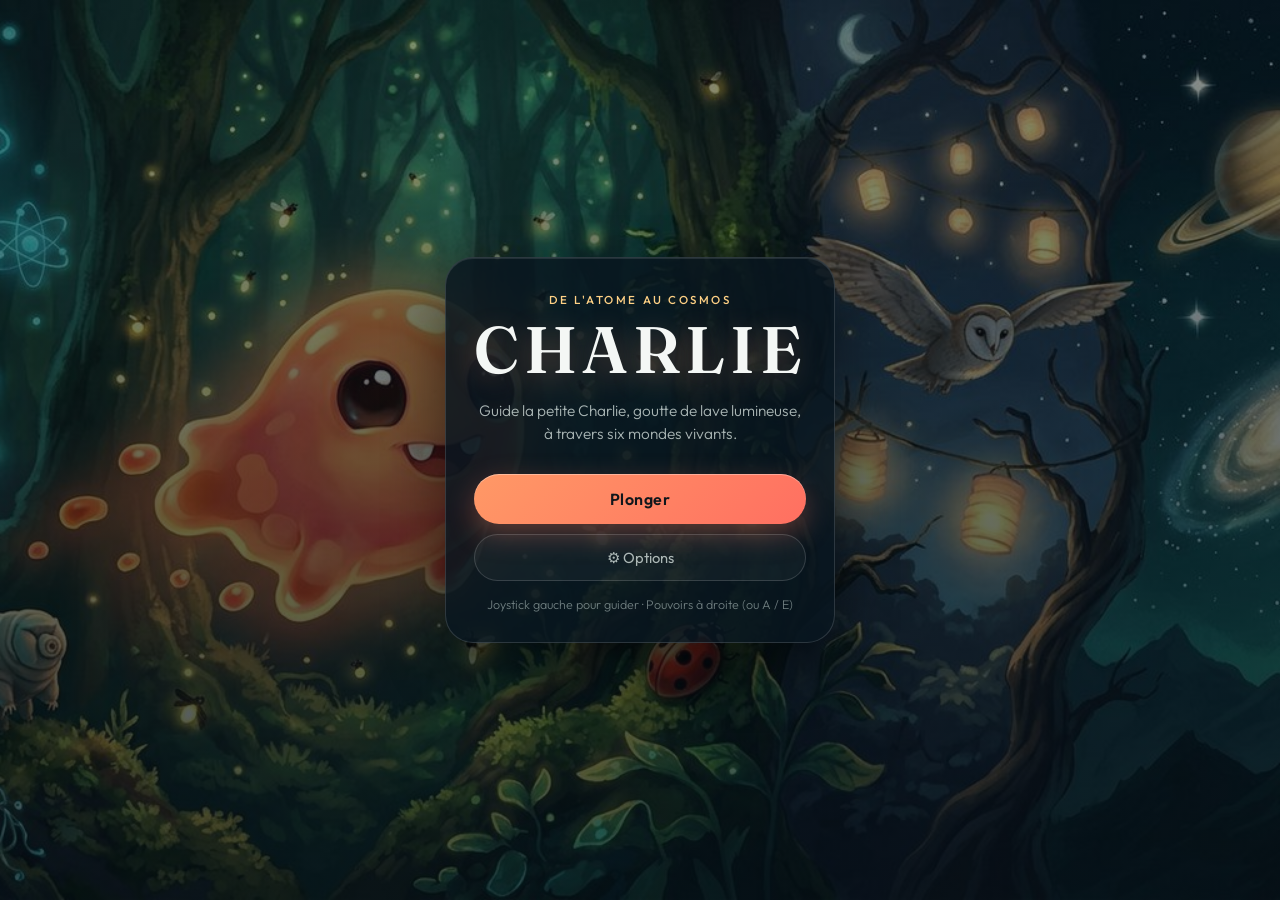
<file: index.html>
<!DOCTYPE html>
<html lang="fr">
<head>
  <meta charset="UTF-8" />
  <meta name="viewport" content="width=device-width, initial-scale=1.0, maximum-scale=1.0, user-scalable=no, viewport-fit=cover" />
  <meta name="theme-color" content="#07141c" />
  <meta name="apple-mobile-web-app-capable" content="yes" />
  <meta name="apple-mobile-web-app-status-bar-style" content="black-translucent" />
  <meta name="apple-mobile-web-app-title" content="CHARLIE" />
  <meta name="description" content="CHARLIE — Un jeu mobile bioluminescent et fluide où Charlie grandit de l'infiniment petit jusqu'à l'infiniment grand." />
  <title>CHARLIE — De l'atome au cosmos</title>
  <link rel="manifest" href="./manifest.webmanifest" />
  <link rel="apple-touch-icon" sizes="180x180" href="./icons/apple-touch-icon.png" />
  <link rel="icon" type="image/png" sizes="192x192" href="./icons/icon-192.png" />
  <link rel="preconnect" href="https://fonts.googleapis.com" />
  <link rel="preconnect" href="https://fonts.gstatic.com" crossorigin />
  <link href="https://fonts.googleapis.com/css2?family=Fraunces:opsz,wght@9..144,400;9..144,600&family=Outfit:wght@300;400;500;600&display=swap" rel="stylesheet" />
  <link rel="stylesheet" href="./style.css" />
</head>
<body>
  <main id="app">
    <canvas id="game-canvas" aria-label="Espace de jeu CHARLIE"></canvas>

    <!-- Critical Low-Health Crimson Vignette -->
    <div id="danger-vignette" class="danger-vignette" aria-hidden="true"></div>

    <!-- Minimal In-Game HUD -->
    <header id="hud" class="hud hidden" aria-live="polite">
      <div class="hud-left">
        <div class="scale-meta">
          <span id="hud-scale-name" class="scale-name">Quantique</span>
          <span class="scale-sep">·</span>
          <span id="hud-size-label" class="size-label">0.1 nm</span>
        </div>
        <div class="progress-track" role="progressbar" aria-valuemin="0" aria-valuemax="100" aria-valuenow="0">
          <div id="hud-progress-fill" class="progress-fill"></div>
          <div class="progress-ticks">
            <span></span><span></span><span></span><span></span><span></span>
          </div>
        </div>
      </div>

      <div class="hud-right">
        <button id="btn-fullscreen" class="icon-btn" type="button" aria-label="Plein écran" title="Plein écran">
          <svg viewBox="0 0 24 24" fill="none" stroke="currentColor" stroke-width="1.8" stroke-linecap="round" stroke-linejoin="round">
            <polyline points="15 3 21 3 21 9"></polyline>
            <polyline points="9 21 3 21 3 15"></polyline>
            <line x1="21" y1="3" x2="14" y2="10"></line>
            <line x1="3" y1="21" x2="10" y2="14"></line>
          </svg>
        </button>
        <button id="btn-audio" class="icon-btn" type="button" aria-label="Activer ou couper le son" title="Son">
          <svg id="icon-sound-on" viewBox="0 0 24 24" fill="none" stroke="currentColor" stroke-width="1.8" stroke-linecap="round" stroke-linejoin="round">
            <path d="M11 5L6 9H2v6h4l5 4V5z"></path>
            <path d="M15.54 8.46a5 5 0 0 1 0 7.07"></path>
            <path d="M19.07 4.93a10 10 0 0 1 0 14.14"></path>
          </svg>
          <svg id="icon-sound-off" class="hidden" viewBox="0 0 24 24" fill="none" stroke="currentColor" stroke-width="1.8" stroke-linecap="round" stroke-linejoin="round">
            <path d="M11 5L6 9H2v6h4l5 4V5z"></path>
            <line x1="23" y1="9" x2="17" y2="15"></line>
            <line x1="17" y1="9" x2="23" y2="15"></line>
          </svg>
        </button>
        <button id="btn-pause" class="icon-btn" type="button" aria-label="Mettre en pause" title="Pause">
          <svg viewBox="0 0 24 24" fill="none" stroke="currentColor" stroke-width="1.8" stroke-linecap="round" stroke-linejoin="round">
            <rect x="6" y="4" width="4" height="16" rx="1"></rect>
            <rect x="14" y="4" width="4" height="16" rx="1"></rect>
          </svg>
        </button>
      </div>
    </header>

    <!-- Poetic Scale Transition Banner -->
    <div id="scale-banner" class="scale-banner" aria-live="polite">
      <p id="banner-eyebrow" class="banner-eyebrow">ÉCHELLE II</p>
      <h2 id="banner-title" class="banner-title">La Goutte d'Eau</h2>
      <p id="banner-sub" class="banner-sub">10⁻⁶ m · Monde Microscopique</p>
    </div>

    <!-- Floating Poetic Story Card (Non-Intrusive, Tap to Continue) -->
    <aside id="story-box" class="story-box" aria-live="polite" role="status" title="Touchez pour continuer">
      <div class="story-emblem" aria-hidden="true">
        <span class="emblem-eye"></span>
        <span class="emblem-eye"></span>
      </div>
      <div class="story-content">
        <p id="story-chapter" class="story-chapter">PROLOGUE · CHARLIE</p>
        <p id="story-text" class="story-text"></p>
        <p class="story-tap-hint">Touchez pour continuer</p>
      </div>
    </aside>

    <!-- Translucent Virtual Joystick (Bottom-Left) -->
    <div id="joystick-zone" class="joystick-zone hidden" aria-label="Joystick pour guider Charlie">
      <div id="joystick-base" class="joystick-base">
        <div id="joystick-knob" class="joystick-knob"></div>
      </div>
    </div>

    <!-- Multi-Touch Evolving Powers Bar (Bottom-Right) -->
    <div id="powers-bar" class="powers-bar hidden" aria-label="Pouvoirs évolutifs">
      <button id="btn-power-spit" class="power-btn power-spit" type="button" aria-label="Crachat de Lave (Touche A)" title="Crachat de Lave (A)">
        <span class="power-cd-overlay" aria-hidden="true"></span>
        <svg class="power-icon" viewBox="0 0 24 24" fill="none" stroke="currentColor" stroke-width="1.8" stroke-linecap="round" stroke-linejoin="round" aria-hidden="true">
          <path d="M12 2.8c2.6 3.5 6 6.8 6 11.1a6 6 0 1 1-12 0c0-2.4 1.2-4.6 2.6-6.5.2 1.8 1.2 2.8 2.2 2.8-.6-2.4.1-5.1 1.2-7.4Z" fill="currentColor" fill-opacity="0.22"></path>
          <circle cx="12" cy="14.8" r="2.2" fill="currentColor" stroke="none"></circle>
        </svg>
        <span id="badge-power-spit" class="power-lvl">Nv.1</span>
        <span class="power-key" aria-hidden="true">A</span>
      </button>

      <button id="btn-power-dash" class="power-btn power-dash" type="button" aria-label="Onde et Élan (Touche E)" title="Onde & Élan (E)">
        <span class="power-cd-overlay" aria-hidden="true"></span>
        <svg class="power-icon" viewBox="0 0 24 24" fill="none" stroke="currentColor" stroke-width="1.85" stroke-linecap="round" stroke-linejoin="round" aria-hidden="true">
          <path d="M4 12h11"></path>
          <path d="M11 7l5 5-5 5"></path>
          <path d="M18.2 6.8a7.8 7.8 0 0 1 0 10.4" opacity="0.85"></path>
          <path d="M20.6 4.4a11 11 0 0 1 0 15.2" opacity="0.48"></path>
        </svg>
        <span id="badge-power-dash" class="power-lvl">Nv.1</span>
        <span class="power-key" aria-hidden="true">E</span>
      </button>
    </div>

    <!-- Subtle Touch Hint (fades out after first movement) -->
    <div id="touch-hint" class="touch-hint hidden">
      <span>Utilise le joystick en bas à gauche pour guider Charlie</span>
    </div>

    <!-- Animated Cutscene Cinema Overlay (Letterbox + Storybook Caption + Skip) -->
    <div id="cutscene-ui" class="cutscene-ui hidden" aria-live="polite">
      <div class="cinema-bar cinema-top">
        <span id="cutscene-chapter" class="cutscene-chapter">PROLOGUE · LA FENÊTRE</span>
        <button id="btn-cutscene-skip" class="cutscene-skip-btn" type="button">Passer ›</button>
      </div>
      <div class="cinema-bar cinema-bottom">
        <p id="cutscene-text" class="cutscene-text"></p>
        <div class="cutscene-footer">
          <span id="cutscene-dots" class="cutscene-dots" aria-hidden="true"></span>
          <span class="cutscene-next-hint">Touchez pour la suite ›</span>
        </div>
      </div>
    </div>

    <!-- Title Screen Overlay (Clean & Minimal) -->
    <section id="overlay-title" class="overlay visible">
      <div class="overlay-card title-card">
        <p class="eyebrow">DE L'ATOME AU COSMOS</p>
        <h1 class="game-title">CHARLIE</h1>
        <p class="tagline">
          Guide la petite Charlie, goutte de lave lumineuse, à travers six mondes vivants.
        </p>
        <div class="btn-stack">
          <button id="btn-start" class="primary-btn" type="button">Plonger</button>
          <button id="btn-options-title" class="ghost-btn" type="button">⚙ Options</button>
        </div>
        <p class="hint-audio">Joystick gauche pour guider · Pouvoirs à droite (ou A / E)</p>
      </div>
    </section>

    <!-- Pause Overlay (Clean & Minimal) -->
    <section id="overlay-pause" class="overlay">
      <div class="overlay-card">
        <p class="eyebrow">PAUSE</p>
        <h2 class="modal-title">Reprendre son souffle</h2>
        <div class="stats-row">
          <div class="stat">
            <span class="stat-value" id="pause-eaten">0</span>
            <span class="stat-label">Croqués</span>
          </div>
          <div class="stat">
            <span class="stat-value" id="pause-scale">Quantique</span>
            <span class="stat-label">Échelle</span>
          </div>
        </div>
        <div class="btn-stack">
          <button id="btn-resume" class="primary-btn" type="button">Continuer</button>
          <button id="btn-options-pause" class="ghost-btn" type="button">⚙ Options</button>
          <button id="btn-restart-pause" class="ghost-btn" type="button">Recommencer depuis l'atome</button>
        </div>
      </div>
    </section>

    <!-- Dedicated Options Overlay (opened from Title or Pause) -->
    <section id="overlay-options" class="overlay">
      <div class="overlay-card">
        <p class="eyebrow">PARAMÈTRES</p>
        <h2 class="modal-title">Options</h2>

        <div class="setup-panel">
          <div class="diff-group" role="radiogroup" aria-label="Niveau de difficulté">
            <button class="diff-pill" type="button" data-diff="toddler" aria-pressed="false">Tout-petit · 3 ans</button>
            <button class="diff-pill active" type="button" data-diff="chill" aria-pressed="true">Chill</button>
            <button class="diff-pill" type="button" data-diff="wild" aria-pressed="false">Sauvage</button>
          </div>
          <p id="diff-desc" class="diff-desc">Rythme doux, prédateurs esquivables et 3 gouttelettes de vie.</p>

          <div class="setting-row compact">
            <div class="setting-header">
              <label for="slider-bites" class="setting-label">Bouchées par monde</label>
              <span id="slider-bites-val" class="setting-value">18</span>
            </div>
            <input id="slider-bites" class="setting-slider" type="range" min="3" max="50" value="18" step="1" />
          </div>

          <label class="toggle-row" for="toggle-cutscenes">
            <span class="setting-label">Mode cinématique</span>
            <input id="toggle-cutscenes" class="toggle-input" type="checkbox" checked />
            <span class="toggle-switch" aria-hidden="true"></span>
          </label>
        </div>

        <button id="btn-options-close" class="primary-btn" type="button">Retour</button>
      </div>
    </section>

    <!-- Swallowed / Gentle Defeat Overlay -->
    <section id="overlay-defeat" class="overlay">
      <div class="overlay-card">
        <p class="eyebrow">LA LOI DU PLUS GRAND</p>
        <h2 class="modal-title">Charlie s'est dispersé !</h2>
        <p class="modal-copy">Même les plus petites flammes se reforment. Repars d'ici ou reprends le voyage depuis l'atome.</p>
        <div class="btn-stack">
          <button id="btn-continue-scale" class="primary-btn" type="button">Continuer à cette échelle</button>
          <button id="btn-restart-defeat" class="ghost-btn" type="button">Recommencer depuis l'atome</button>
        </div>
      </div>
    </section>

    <!-- Cosmic Finale Overlay -->
    <section id="overlay-victory" class="overlay">
      <div class="overlay-card victory-card">
        <p class="eyebrow">INFINIMENT GRAND</p>
        <h2 class="modal-title">Charlie ne fait plus qu'un avec le cosmos</h2>
        <p class="modal-copy">
          D'un simple quark jusqu'aux galaxies spirales, Charlie a grandi à son rythme à travers tout l'univers.
        </p>
        <div class="stats-row">
          <div class="stat">
            <span class="stat-value" id="victory-eaten">0</span>
            <span class="stat-label">Éléments avalés</span>
          </div>
          <div class="stat">
            <span class="stat-value" id="victory-time">0:00</span>
            <span class="stat-label">Voyage</span>
          </div>
        </div>
        <div class="btn-stack">
          <button id="btn-freeroam" class="primary-btn" type="button">Continuer à flotter</button>
          <button id="btn-restart-victory" class="ghost-btn" type="button">Revivre le voyage</button>
        </div>
      </div>
    </section>
  </main>

  <script type="module" src="./src/game.js"></script>
  <script>
    if (
      'serviceWorker' in navigator &&
      (window.location.protocol === 'https:' ||
        window.location.hostname === 'localhost' ||
        window.location.hostname === '127.0.0.1')
    ) {
      window.addEventListener('load', function () {
        navigator.serviceWorker.register('./sw.js', { scope: './' }).catch(function () {});
      });
    }
  </script>
</body>
</html>
</file>
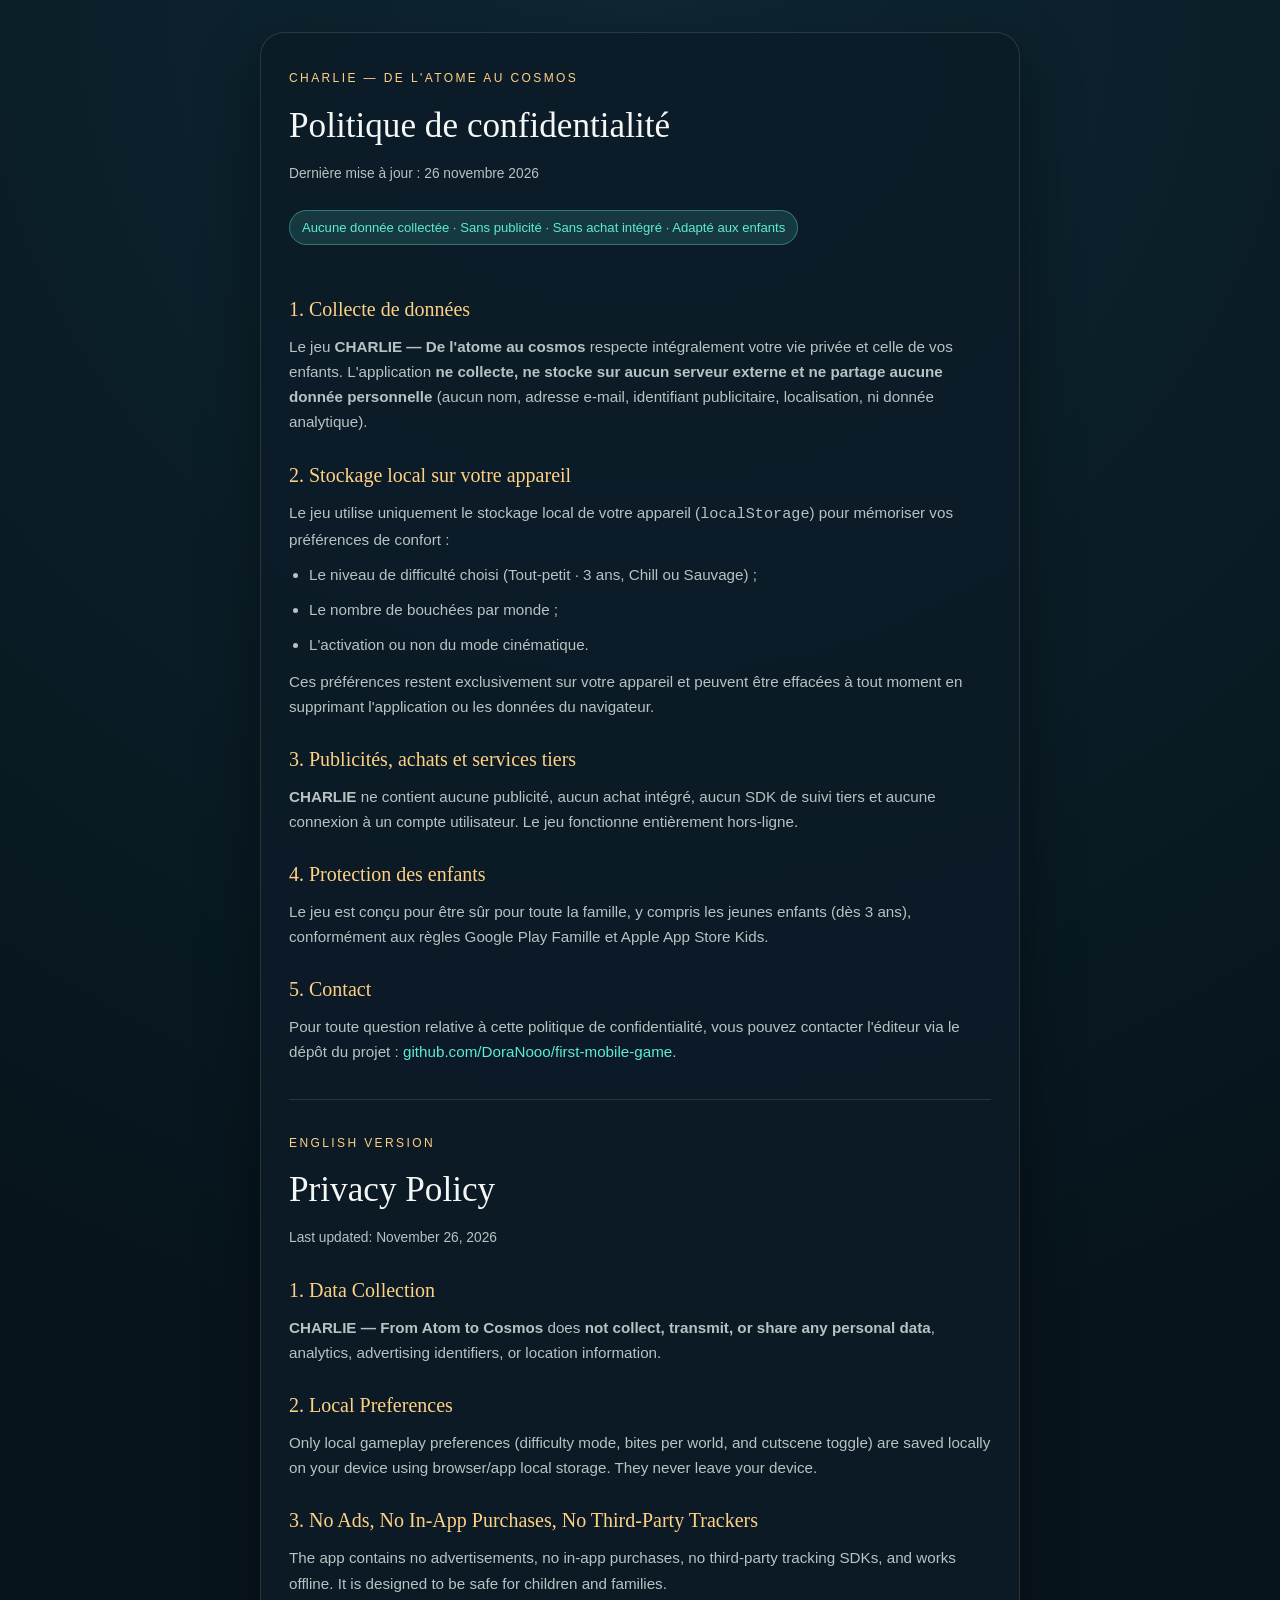
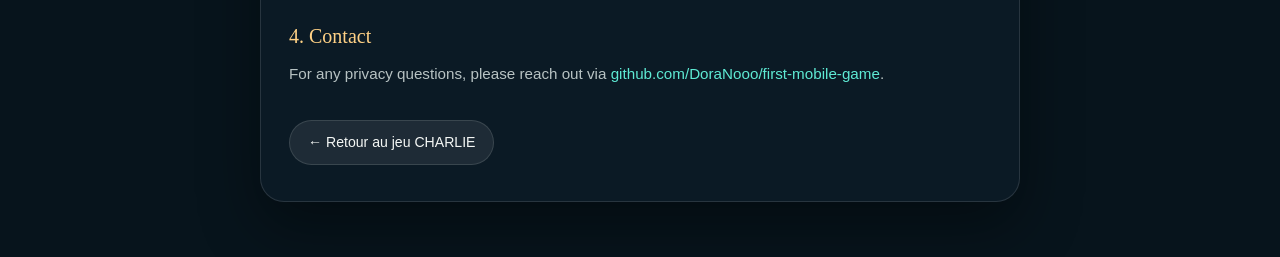
<file: privacy.html>
<!DOCTYPE html>
<html lang="fr">
<head>
  <meta charset="UTF-8" />
  <meta name="viewport" content="width=device-width, initial-scale=1.0" />
  <title>Politique de confidentialité / Privacy Policy — CHARLIE</title>
  <style>
    :root {
      --bg: #07141c;
      --card: rgba(12, 28, 39, 0.85);
      --border: rgba(255, 255, 255, 0.12);
      --text: #f4f7f5;
      --soft: rgba(232, 242, 239, 0.78);
      --accent: #ffd185;
      --teal: #5eead4;
    }
    * { box-sizing: border-box; margin: 0; padding: 0; }
    body {
      min-height: 100vh;
      background: radial-gradient(circle at 50% 0%, #0e2733 0%, var(--bg) 70%);
      color: var(--text);
      font-family: -apple-system, BlinkMacSystemFont, "Segoe UI", Roboto, sans-serif;
      line-height: 1.65;
      padding: 32px 16px 56px;
    }
    .wrap {
      max-width: 760px;
      margin: 0 auto;
      background: var(--card);
      border: 1px solid var(--border);
      border-radius: 24px;
      padding: 36px 28px;
      box-shadow: 0 24px 60px rgba(0, 0, 0, 0.4);
    }
    .eyebrow {
      font-size: 0.75rem;
      letter-spacing: 0.2em;
      text-transform: uppercase;
      color: var(--accent);
      margin-bottom: 8px;
    }
    h1 {
      font-family: Georgia, "Times New Roman", serif;
      font-size: clamp(1.6rem, 4vw, 2.2rem);
      font-weight: 500;
      margin-bottom: 8px;
    }
    .meta {
      font-size: 0.86rem;
      color: var(--soft);
      margin-bottom: 24px;
    }
    .badge {
      display: inline-block;
      padding: 6px 12px;
      border-radius: 999px;
      background: rgba(94, 234, 212, 0.14);
      border: 1px solid rgba(94, 234, 212, 0.35);
      color: var(--teal);
      font-size: 0.82rem;
      font-weight: 500;
      margin-bottom: 24px;
    }
    h2 {
      font-family: Georgia, "Times New Roman", serif;
      font-size: 1.25rem;
      font-weight: 500;
      color: var(--accent);
      margin: 24px 0 8px;
    }
    p, li {
      color: var(--soft);
      font-size: 0.95rem;
      margin-bottom: 10px;
    }
    ul { padding-left: 20px; margin-bottom: 12px; }
    hr {
      border: none;
      border-top: 1px solid var(--border);
      margin: 34px 0;
    }
    a { color: var(--teal); text-decoration: none; }
    a:hover { text-decoration: underline; }
    .back {
      display: inline-block;
      margin-top: 24px;
      padding: 10px 18px;
      border-radius: 999px;
      background: rgba(255, 255, 255, 0.08);
      border: 1px solid var(--border);
      color: var(--text);
      font-size: 0.88rem;
    }
  </style>
</head>
<body>
  <main class="wrap">
    <p class="eyebrow">CHARLIE — DE L'ATOME AU COSMOS</p>
    <h1>Politique de confidentialité</h1>
    <p class="meta">Dernière mise à jour : 26 novembre 2026</p>
    <span class="badge">Aucune donnée collectée · Sans publicité · Sans achat intégré · Adapté aux enfants</span>

    <h2>1. Collecte de données</h2>
    <p>
      Le jeu <strong>CHARLIE — De l'atome au cosmos</strong> respecte intégralement votre vie privée et celle de vos enfants.
      L'application <strong>ne collecte, ne stocke sur aucun serveur externe et ne partage aucune donnée personnelle</strong>
      (aucun nom, adresse e-mail, identifiant publicitaire, localisation, ni donnée analytique).
    </p>

    <h2>2. Stockage local sur votre appareil</h2>
    <p>
      Le jeu utilise uniquement le stockage local de votre appareil (<code>localStorage</code>) pour mémoriser vos préférences de confort :
    </p>
    <ul>
      <li>Le niveau de difficulté choisi (Tout-petit · 3 ans, Chill ou Sauvage) ;</li>
      <li>Le nombre de bouchées par monde ;</li>
      <li>L'activation ou non du mode cinématique.</li>
    </ul>
    <p>Ces préférences restent exclusivement sur votre appareil et peuvent être effacées à tout moment en supprimant l'application ou les données du navigateur.</p>

    <h2>3. Publicités, achats et services tiers</h2>
    <p>
      <strong>CHARLIE</strong> ne contient aucune publicité, aucun achat intégré, aucun SDK de suivi tiers et aucune connexion à un compte utilisateur.
      Le jeu fonctionne entièrement hors-ligne.
    </p>

    <h2>4. Protection des enfants</h2>
    <p>
      Le jeu est conçu pour être sûr pour toute la famille, y compris les jeunes enfants (dès 3 ans), conformément aux règles Google Play Famille et Apple App Store Kids.
    </p>

    <h2>5. Contact</h2>
    <p>
      Pour toute question relative à cette politique de confidentialité, vous pouvez contacter l'éditeur via le dépôt du projet :
      <a href="https://github.com/DoraNooo/first-mobile-game/issues" target="_blank" rel="noopener">github.com/DoraNooo/first-mobile-game</a>.
    </p>

    <hr />

    <p class="eyebrow">ENGLISH VERSION</p>
    <h1>Privacy Policy</h1>
    <p class="meta">Last updated: November 26, 2026</p>

    <h2>1. Data Collection</h2>
    <p>
      <strong>CHARLIE — From Atom to Cosmos</strong> does <strong>not collect, transmit, or share any personal data</strong>,
      analytics, advertising identifiers, or location information.
    </p>

    <h2>2. Local Preferences</h2>
    <p>
      Only local gameplay preferences (difficulty mode, bites per world, and cutscene toggle) are saved locally on your device using browser/app local storage. They never leave your device.
    </p>

    <h2>3. No Ads, No In-App Purchases, No Third-Party Trackers</h2>
    <p>
      The app contains no advertisements, no in-app purchases, no third-party tracking SDKs, and works offline. It is designed to be safe for children and families.
    </p>

    <h2>4. Contact</h2>
    <p>
      For any privacy questions, please reach out via
      <a href="https://github.com/DoraNooo/first-mobile-game/issues" target="_blank" rel="noopener">github.com/DoraNooo/first-mobile-game</a>.
    </p>

    <a class="back" href="./">← Retour au jeu CHARLIE</a>
  </main>
</body>
</html>
</file>
<file: style.css>
:root {
  --bg-deep: #07141c;
  --text-main: #f4f7f5;
  --text-soft: rgba(232, 242, 239, 0.72);
  --text-muted: rgba(220, 236, 232, 0.48);
  --glass-bg: rgba(9, 22, 30, 0.56);
  --glass-border: rgba(255, 255, 255, 0.12);
  --accent-warm: #ff9466;
  --accent-glow: #ffd185;
  --accent-teal: #5eead4;
  --font-display: 'Fraunces', Georgia, serif;
  --font-ui: 'Outfit', -apple-system, BlinkMacSystemFont, sans-serif;
  --safe-top: env(safe-area-inset-top, 0px);
  --safe-bottom: env(safe-area-inset-bottom, 0px);
  --safe-left: env(safe-area-inset-left, 0px);
  --safe-right: env(safe-area-inset-right, 0px);
}

*,
*::before,
*::after {
  box-sizing: border-box;
  margin: 0;
  padding: 0;
  -webkit-tap-highlight-color: transparent;
}

html,
body {
  width: 100%;
  height: 100%;
  overflow: hidden;
  background-color: var(--bg-deep);
  color: var(--text-main);
  font-family: var(--font-ui);
  touch-action: none;
  user-select: none;
  -webkit-user-select: none;
}

#app {
  position: relative;
  width: 100%;
  height: 100%;
  overflow: hidden;
}

#game-canvas {
  display: block;
  width: 100%;
  height: 100%;
  cursor: none;
}

/* Utilities */
.hidden {
  display: none !important;
}

/* Minimal HUD */
.hud {
  position: fixed;
  top: calc(14px + var(--safe-top));
  left: calc(16px + var(--safe-left));
  right: calc(16px + var(--safe-right));
  display: flex;
  align-items: flex-start;
  justify-content: space-between;
  gap: 16px;
  pointer-events: none;
  z-index: 10;
  transition: opacity 0.45s ease;
}

.hud-left {
  display: flex;
  flex-direction: column;
  gap: 7px;
  min-width: 170px;
  max-width: 240px;
}

.scale-meta {
  display: flex;
  align-items: baseline;
  gap: 7px;
  font-size: 0.92rem;
  letter-spacing: 0.02em;
  text-shadow: 0 2px 10px rgba(0, 0, 0, 0.5);
}

.scale-name {
  font-weight: 500;
  color: var(--text-main);
}

.scale-sep {
  color: var(--text-muted);
}

.size-label {
  font-weight: 300;
  font-size: 0.84rem;
  color: var(--text-soft);
  font-variant-numeric: tabular-nums;
}

.progress-track {
  position: relative;
  height: 5px;
  width: 100%;
  border-radius: 999px;
  background: rgba(9, 22, 31, 0.78);
  box-shadow: inset 0 1px 0 rgba(255, 255, 255, 0.12);
  overflow: hidden;
}

.progress-fill {
  height: 100%;
  width: 0%;
  border-radius: 999px;
  background: linear-gradient(90deg, var(--accent-teal), var(--accent-glow), var(--accent-warm));
  transition: width 0.25s ease-out;
  box-shadow: 0 0 10px rgba(255, 178, 120, 0.55);
}

.progress-ticks {
  position: absolute;
  inset: 0;
  display: flex;
  justify-content: space-evenly;
  pointer-events: none;
}

.progress-ticks span {
  width: 1px;
  height: 100%;
  background: rgba(7, 20, 28, 0.55);
}

.hud-right {
  display: flex;
  align-items: center;
  gap: 10px;
  pointer-events: auto;
}

.icon-btn {
  width: 40px;
  height: 40px;
  border-radius: 50%;
  border: 1px solid rgba(255, 255, 255, 0.16);
  background: rgba(9, 22, 31, 0.84);
  color: var(--text-main);
  display: grid;
  place-items: center;
  cursor: pointer;
  box-shadow: 0 4px 14px rgba(0, 0, 0, 0.34), inset 0 1px 0 rgba(255, 255, 255, 0.14);
  transition: transform 0.18s ease, background 0.2s ease, border-color 0.2s ease;
}

.icon-btn svg {
  width: 18px;
  height: 18px;
}

.icon-btn:hover {
  background: rgba(255, 255, 255, 0.14);
  border-color: rgba(255, 255, 255, 0.25);
}

.icon-btn:active {
  transform: scale(0.92);
}

/* Poetic Scale Transition Banner */
.scale-banner {
  position: fixed;
  top: calc(74px + var(--safe-top));
  left: 50%;
  transform: translate(-50%, -10px);
  text-align: center;
  pointer-events: none;
  z-index: 12;
  opacity: 0;
  transition: opacity 0.7s ease, transform 0.7s cubic-bezier(0.22, 1, 0.36, 1);
  text-shadow: 0 4px 20px rgba(0, 0, 0, 0.65);
}

.scale-banner.show {
  opacity: 1;
  transform: translate(-50%, 0);
}

.banner-eyebrow {
  font-size: 0.72rem;
  font-weight: 500;
  letter-spacing: 0.22em;
  text-transform: uppercase;
  color: var(--accent-glow);
  margin-bottom: 4px;
}

.banner-title {
  font-family: var(--font-display);
  font-weight: 400;
  font-size: clamp(1.35rem, 4.5vw, 1.85rem);
  letter-spacing: 0.01em;
  color: var(--text-main);
}

.banner-sub {
  font-size: 0.85rem;
  font-weight: 300;
  color: var(--text-soft);
  margin-top: 3px;
}

/* Subtle Touch Hint */
.touch-hint {
  position: fixed;
  top: calc(144px + var(--safe-top));
  left: 50%;
  transform: translateX(-50%);
  padding: 9px 18px;
  border-radius: 999px;
  background: rgba(9, 22, 31, 0.84);
  border: 1px solid rgba(255, 255, 255, 0.14);
  box-shadow: 0 6px 18px rgba(0, 0, 0, 0.32), inset 0 1px 0 rgba(255, 255, 255, 0.12);
  font-size: 0.84rem;
  font-weight: 300;
  color: var(--text-soft);
  white-space: nowrap;
  pointer-events: none;
  z-index: 10;
  opacity: 0.92;
  transition: opacity 0.6s ease;
}

.touch-hint.fade-out {
  opacity: 0;
}

/* ============================================================================
 * Critical Low-Health Danger Vignette
 * ========================================================================== */
.danger-vignette {
  position: fixed;
  inset: 0;
  pointer-events: none;
  z-index: 8;
  opacity: 0;
  background: radial-gradient(
    ellipse at center,
    rgba(220, 38, 60, 0) 48%,
    rgba(220, 38, 60, 0.24) 80%,
    rgba(190, 24, 48, 0.52) 100%
  );
  box-shadow: inset 0 0 85px rgba(255, 58, 78, 0.42);
  transition: opacity 0.35s ease;
}

.danger-vignette.active {
  opacity: 1;
  animation: dangerVignettePulse 1.15s ease-in-out infinite;
}

@keyframes dangerVignettePulse {
  0%, 100% {
    opacity: 0.58;
  }
  50% {
    opacity: 1;
  }
}

/* ============================================================================
 * Multi-Touch Evolving Powers Bar (Bottom-Right)
 * ========================================================================== */
.powers-bar {
  position: fixed;
  bottom: calc(20px + var(--safe-bottom));
  right: calc(18px + var(--safe-right));
  display: flex;
  align-items: center;
  gap: 14px;
  z-index: 14;
  pointer-events: auto;
  touch-action: none;
}

.power-btn {
  --cd: 0;
  position: relative;
  width: 62px;
  height: 62px;
  border-radius: 50%;
  border: 1.5px solid rgba(255, 255, 255, 0.22);
  background: rgba(9, 22, 31, 0.86);
  color: var(--text-main);
  display: grid;
  place-items: center;
  cursor: pointer;
  overflow: visible;
  box-shadow: 0 10px 26px rgba(0, 0, 0, 0.42), inset 0 1px 0 rgba(255, 255, 255, 0.16);
  transition: transform 0.15s ease, border-color 0.25s ease, box-shadow 0.25s ease, opacity 0.2s ease;
  touch-action: none;
}

.power-btn:active {
  transform: scale(0.91);
}

.power-spit {
  border-color: rgba(255, 148, 102, 0.55);
  color: #ffb085;
  box-shadow: 0 8px 24px rgba(255, 110, 74, 0.24), inset 0 1px 0 rgba(255, 214, 180, 0.22);
}

.power-dash {
  border-color: rgba(94, 234, 212, 0.55);
  color: #7ef5e2;
  box-shadow: 0 8px 24px rgba(94, 234, 212, 0.22), inset 0 1px 0 rgba(190, 255, 245, 0.22);
}

.power-icon {
  position: relative;
  z-index: 2;
  width: 26px;
  height: 26px;
  transition: transform 0.2s ease, opacity 0.2s ease;
}

.power-cd-overlay {
  position: absolute;
  inset: 0;
  border-radius: 50%;
  z-index: 1;
  pointer-events: none;
  background: conic-gradient(
    rgba(4, 12, 18, 0.78) calc(var(--cd) * 360deg),
    transparent 0deg
  );
  opacity: 0;
  transition: opacity 0.15s ease;
}

.power-btn.on-cooldown {
  border-color: rgba(255, 255, 255, 0.12);
  box-shadow: 0 6px 16px rgba(0, 0, 0, 0.35);
}

.power-btn.on-cooldown .power-cd-overlay {
  opacity: 1;
}

.power-btn.on-cooldown .power-icon {
  opacity: 0.45;
  transform: scale(0.92);
}

.power-btn.evolved {
  animation: powerEvolveGlow 0.9s cubic-bezier(0.22, 1, 0.36, 1);
}

@keyframes powerEvolveGlow {
  0% {
    transform: scale(0.92);
    box-shadow: 0 0 0 0 rgba(255, 209, 133, 0.85);
  }
  50% {
    transform: scale(1.14);
    box-shadow: 0 0 26px 8px rgba(255, 209, 133, 0.55);
  }
  100% {
    transform: scale(1);
  }
}

.power-lvl {
  position: absolute;
  bottom: -6px;
  left: 50%;
  transform: translateX(-50%);
  z-index: 3;
  padding: 2px 7px;
  border-radius: 999px;
  background: rgba(7, 19, 28, 0.9);
  border: 1px solid rgba(255, 255, 255, 0.2);
  font-size: 0.65rem;
  font-weight: 600;
  letter-spacing: 0.04em;
  color: var(--accent-glow);
  line-height: 1.15;
  white-space: nowrap;
  pointer-events: none;
}

.power-key {
  position: absolute;
  top: -5px;
  right: -4px;
  z-index: 3;
  min-width: 19px;
  height: 19px;
  padding: 0 4px;
  border-radius: 6px;
  background: rgba(10, 24, 34, 0.86);
  border: 1px solid rgba(255, 255, 255, 0.18);
  font-size: 0.64rem;
  font-weight: 500;
  color: var(--text-soft);
  display: grid;
  place-items: center;
  pointer-events: none;
}

@media (hover: none) and (pointer: coarse) {
  .power-key {
    display: none;
  }
}

/* ============================================================================
 * Poetic Story Card (Non-Intrusive Floating Glass Box)
 * ========================================================================== */
.story-box {
  position: fixed;
  bottom: calc(96px + var(--safe-bottom));
  left: 50%;
  transform: translate(-50%, 14px);
  width: min(390px, calc(100vw - 28px));
  padding: 12px 15px;
  border-radius: 18px;
  background: rgba(9, 22, 31, 0.88);
  border: 1px solid rgba(255, 255, 255, 0.16);
  box-shadow: 0 14px 34px rgba(0, 0, 0, 0.44), inset 0 1px 0 rgba(255, 255, 255, 0.12);
  display: flex;
  align-items: center;
  gap: 12px;
  z-index: 13;
  opacity: 0;
  pointer-events: none;
  cursor: pointer;
  transition: opacity 0.45s ease, transform 0.45s cubic-bezier(0.22, 1, 0.36, 1);
}

.story-box.visible {
  opacity: 1;
  transform: translate(-50%, 0);
  pointer-events: auto;
}

.story-emblem {
  flex: 0 0 32px;
  width: 32px;
  height: 32px;
  border-radius: 52% 48% 46% 54% / 56% 52% 48% 44%;
  background: radial-gradient(circle at 35% 32%, #ffe3b8 0%, #ff9966 48%, #f25c66 100%);
  box-shadow: 0 0 14px rgba(255, 148, 102, 0.65);
  display: flex;
  align-items: center;
  justify-content: center;
  gap: 5px;
  animation: emblemFloat 3.2s ease-in-out infinite;
}

.emblem-eye {
  width: 4px;
  height: 5px;
  border-radius: 50%;
  background: #2e1024;
  box-shadow: -0.7px -0.9px 0 0.5px rgba(255, 255, 255, 0.85) inset;
}

@keyframes emblemFloat {
  0%, 100% { transform: translateY(0) scale(1); }
  50% { transform: translateY(-2px) scale(1.04); }
}

.story-content {
  flex: 1;
  min-width: 0;
}

.story-chapter {
  font-size: 0.66rem;
  font-weight: 600;
  letter-spacing: 0.16em;
  text-transform: uppercase;
  color: var(--accent-glow);
  margin-bottom: 3px;
}

.story-text {
  font-size: 0.84rem;
  line-height: 1.42;
  font-weight: 300;
  color: var(--text-main);
}

.story-tap-hint {
  margin-top: 5px;
  font-size: 0.68rem;
  letter-spacing: 0.08em;
  text-transform: uppercase;
  color: var(--text-muted);
}

@media (min-width: 700px) {
  .story-box {
    bottom: calc(22px + var(--safe-bottom));
    width: min(410px, calc(100vw - 340px));
  }
}

/* Pause Setting Slider (Bouchées par monde) */
.setting-row {
  margin: 0 0 20px;
  padding: 12px 16px;
  border-radius: 16px;
  background: rgba(255, 255, 255, 0.04);
  border: 1px solid rgba(255, 255, 255, 0.08);
  text-align: left;
}

.setting-header {
  display: flex;
  align-items: baseline;
  justify-content: space-between;
  gap: 10px;
  margin-bottom: 8px;
}

.setting-label {
  font-size: 0.82rem;
  font-weight: 400;
  color: var(--text-soft);
}

.setting-value {
  font-family: var(--font-display);
  font-size: 1.05rem;
  font-weight: 600;
  color: var(--accent-glow);
  font-variant-numeric: tabular-nums;
}

.setting-slider {
  width: 100%;
  height: 6px;
  border-radius: 999px;
  background: rgba(255, 255, 255, 0.14);
  outline: none;
  accent-color: var(--accent-warm);
  cursor: pointer;
}

/* Overlays (Title, Pause, Defeat, Victory) */
.overlay {
  position: fixed;
  inset: 0;
  display: flex;
  align-items: center;
  justify-content: center;
  padding: 24px;
  z-index: 20;
  opacity: 0;
  pointer-events: none;
  background: radial-gradient(circle at center, rgba(6, 16, 24, 0.34) 0%, rgba(5, 13, 20, 0.8) 100%);
  backdrop-filter: blur(5px);
  -webkit-backdrop-filter: blur(5px);
  transition: opacity 0.45s ease;
}

@media (hover: none) and (pointer: coarse) {
  .overlay {
    backdrop-filter: none;
    -webkit-backdrop-filter: none;
    background: radial-gradient(circle at center, rgba(6, 16, 24, 0.48) 0%, rgba(5, 13, 20, 0.84) 100%);
  }
}

.overlay.visible {
  opacity: 1;
  pointer-events: auto;
}

.overlay-card {
  width: 100%;
  max-width: 390px;
  padding: 34px 28px 30px;
  border-radius: 28px;
  background: rgba(9, 22, 31, 0.88);
  border: 1px solid rgba(255, 255, 255, 0.14);
  box-shadow: 0 24px 60px rgba(0, 0, 0, 0.48), inset 0 1px 0 rgba(255, 255, 255, 0.1);
  text-align: center;
  transform: translateY(10px);
  transition: transform 0.45s cubic-bezier(0.22, 1, 0.36, 1);
}

.overlay.visible .overlay-card {
  transform: translateY(0);
}

.title-card {
  background: rgba(9, 22, 31, 0.84);
}

.eyebrow {
  font-size: 0.72rem;
  font-weight: 500;
  letter-spacing: 0.22em;
  text-transform: uppercase;
  color: var(--accent-glow);
  margin-bottom: 10px;
}

.game-title {
  font-family: var(--font-display);
  font-weight: 600;
  font-size: clamp(3rem, 11vw, 4.1rem);
  letter-spacing: 0.08em;
  line-height: 1;
  color: var(--text-main);
  text-shadow: 0 6px 28px rgba(255, 148, 102, 0.32);
  margin-bottom: 16px;
}

.tagline {
  font-size: 0.96rem;
  line-height: 1.55;
  font-weight: 300;
  color: var(--text-soft);
  margin-bottom: 28px;
}

.modal-title {
  font-family: var(--font-display);
  font-weight: 400;
  font-size: 1.65rem;
  line-height: 1.25;
  color: var(--text-main);
  margin-bottom: 12px;
}

.modal-copy {
  font-size: 0.92rem;
  line-height: 1.55;
  font-weight: 300;
  color: var(--text-soft);
  margin-bottom: 22px;
}

.stats-row {
  display: flex;
  justify-content: center;
  gap: 28px;
  margin: 18px 0 24px;
  padding: 14px 16px;
  border-radius: 18px;
  background: rgba(255, 255, 255, 0.04);
  border: 1px solid rgba(255, 255, 255, 0.07);
}

.stat {
  display: flex;
  flex-direction: column;
  gap: 3px;
}

.stat-value {
  font-family: var(--font-display);
  font-size: 1.35rem;
  font-weight: 600;
  color: var(--text-main);
}

.stat-label {
  font-size: 0.74rem;
  letter-spacing: 0.08em;
  text-transform: uppercase;
  color: var(--text-muted);
}

.btn-stack {
  display: flex;
  flex-direction: column;
  gap: 10px;
}

.primary-btn {
  width: 100%;
  padding: 15px 24px;
  border-radius: 999px;
  border: none;
  background: linear-gradient(135deg, #ff9966 0%, #ff6f61 100%);
  color: #10161b;
  font-family: var(--font-ui);
  font-size: 1rem;
  font-weight: 600;
  letter-spacing: 0.03em;
  cursor: pointer;
  box-shadow: 0 10px 28px rgba(255, 122, 92, 0.35), inset 0 1px 0 rgba(255, 255, 255, 0.35);
  transition: transform 0.18s ease, box-shadow 0.2s ease, filter 0.2s ease;
}

.primary-btn:hover {
  filter: brightness(1.06);
  box-shadow: 0 12px 34px rgba(255, 122, 92, 0.45);
}

.primary-btn:active {
  transform: scale(0.97);
}

.ghost-btn {
  width: 100%;
  padding: 13px 20px;
  border-radius: 999px;
  border: 1px solid rgba(255, 255, 255, 0.15);
  background: rgba(255, 255, 255, 0.04);
  color: var(--text-soft);
  font-family: var(--font-ui);
  font-size: 0.92rem;
  font-weight: 400;
  cursor: pointer;
  transition: background 0.2s ease, color 0.2s ease, transform 0.18s ease;
}

.ghost-btn:hover {
  background: rgba(255, 255, 255, 0.1);
  color: var(--text-main);
}

.ghost-btn:active {
  transform: scale(0.97);
}

.hint-audio {
  margin-top: 16px;
  font-size: 0.78rem;
  font-weight: 300;
  color: var(--text-muted);
}

@media (max-width: 420px) {
  .overlay-card {
    padding: 28px 22px 24px;
    border-radius: 24px;
  }

  .touch-hint {
    font-size: 0.78rem;
    padding: 8px 14px;
  }
}

/* Title & Pause Difficulty Selector */
.setup-panel {
  margin: 0 0 20px;
  display: flex;
  flex-direction: column;
  gap: 10px;
}

.diff-group {
  display: grid;
  grid-template-columns: 1.35fr 0.85fr 1fr;
  gap: 6px;
  padding: 4px;
  border-radius: 14px;
  background: rgba(255, 255, 255, 0.05);
  border: 1px solid rgba(255, 255, 255, 0.09);
}

.diff-group.pause-diff {
  grid-template-columns: repeat(3, 1fr);
  margin-bottom: 12px;
}

.diff-pill {
  padding: 8px 6px;
  border-radius: 10px;
  border: 1px solid transparent;
  background: transparent;
  color: var(--text-soft);
  font-family: var(--font-ui);
  font-size: 0.78rem;
  font-weight: 500;
  cursor: pointer;
  transition: background 0.18s ease, color 0.18s ease, border-color 0.18s ease;
}

.diff-pill:hover {
  color: var(--text-main);
  background: rgba(255, 255, 255, 0.06);
}

.diff-pill.active {
  background: rgba(255, 148, 102, 0.22);
  border-color: rgba(255, 178, 120, 0.55);
  color: #fff6e8;
  font-weight: 600;
}

.diff-pill[data-diff="toddler"].active {
  background: rgba(94, 234, 212, 0.2);
  border-color: rgba(94, 234, 212, 0.55);
  color: #e6fffb;
}

.diff-pill[data-diff="wild"].active {
  background: rgba(251, 113, 133, 0.22);
  border-color: rgba(251, 113, 133, 0.55);
  color: #ffe4e8;
}

.diff-desc {
  font-size: 0.78rem;
  line-height: 1.4;
  color: var(--text-soft);
  min-height: 2.2em;
}

.setting-row.compact {
  margin: 0;
  padding: 10px 13px;
}

/* Translucent Virtual Joystick (Bottom-Left, GPU-friendly, zero backdrop-filter) */
.joystick-zone {
  position: fixed;
  left: calc(14px + var(--safe-left));
  bottom: calc(14px + var(--safe-bottom));
  width: 132px;
  height: 132px;
  display: grid;
  place-items: center;
  z-index: 15;
  touch-action: none;
  pointer-events: auto;
}

.joystick-base {
  position: relative;
  width: 108px;
  height: 108px;
  border-radius: 50%;
  background: rgba(255, 255, 255, 0.06);
  border: 1.5px solid rgba(255, 255, 255, 0.18);
  box-shadow: inset 0 0 18px rgba(94, 234, 212, 0.08);
  display: grid;
  place-items: center;
  transition: border-color 0.2s ease, background 0.2s ease;
}

.joystick-zone.active .joystick-base {
  background: rgba(255, 255, 255, 0.1);
  border-color: rgba(255, 178, 120, 0.45);
}

.joystick-knob {
  width: 44px;
  height: 44px;
  border-radius: 50%;
  background: radial-gradient(circle at 35% 32%, rgba(255, 214, 153, 0.72), rgba(255, 134, 102, 0.58) 70%, rgba(235, 92, 104, 0.45));
  border: 1.5px solid rgba(255, 232, 198, 0.45);
  box-shadow: 0 4px 14px rgba(0, 0, 0, 0.35);
  transform: translate3d(0, 0, 0);
  will-change: transform;
  pointer-events: none;
}

.joystick-zone.active .joystick-knob {
  background: radial-gradient(circle at 35% 32%, rgba(255, 224, 168, 0.92), rgba(255, 140, 102, 0.82) 70%, rgba(239, 98, 108, 0.72));
  border-color: rgba(255, 240, 214, 0.72);
}

/* Keep story card cleanly above the joystick & power buttons on small mobile screens */
@media (max-width: 640px) {
  .story-box {
    bottom: calc(146px + var(--safe-bottom));
  }
  .touch-hint {
    bottom: calc(152px + var(--safe-bottom));
  }
}

/* Mobile Responsive Polish — prevent cropping on all phone viewports & dynamic address bars */
html,
body,
#app {
  height: 100%;
  height: 100dvh;
}

.overlay {
  padding: max(14px, var(--safe-top)) 14px max(14px, var(--safe-bottom));
  overflow-y: auto;
}

.overlay-card {
  max-height: calc(100dvh - 28px);
  overflow-y: auto;
  -webkit-overflow-scrolling: touch;
}

.touch-hint {
  white-space: normal;
  text-align: center;
  max-width: calc(100vw - 32px);
  line-height: 1.35;
}

.hud-left {
  min-width: 118px;
  flex: 1 1 auto;
  max-width: 220px;
}

@media (max-width: 480px) {
  .overlay-card {
    padding: 22px 18px 20px;
    border-radius: 22px;
  }

  .game-title {
    font-size: 2.5rem;
    margin-bottom: 10px;
  }

  .tagline {
    font-size: 0.86rem;
    margin-bottom: 16px;
  }

  .diff-pill {
    font-size: 0.72rem;
    padding: 7px 4px;
  }

  .story-box {
    left: 12px;
    right: 12px;
    transform: translateY(14px);
    max-width: none;
    padding: 11px 13px;
  }

  .story-box.visible {
    transform: translateY(0);
  }

  .joystick-zone {
    width: 118px;
    height: 118px;
    left: calc(10px + var(--safe-left));
    bottom: calc(12px + var(--safe-bottom));
  }

  .joystick-base {
    width: 96px;
    height: 96px;
  }

  .joystick-knob {
    width: 40px;
    height: 40px;
  }
}

/* Compact no-scroll menu cards on mobile & shorter viewports */
@media (max-width: 520px), (max-height: 760px) {
  .overlay {
    padding: max(10px, var(--safe-top)) 12px max(10px, var(--safe-bottom));
  }

  .overlay-card {
    padding: 18px 16px 16px;
    border-radius: 22px;
  }

  .eyebrow {
    font-size: 0.65rem;
    margin-bottom: 4px;
  }

  .game-title {
    font-size: 2.15rem;
    margin-bottom: 6px;
  }

  .tagline {
    font-size: 0.82rem;
    line-height: 1.38;
    margin-bottom: 12px;
  }

  .modal-title {
    font-size: 1.3rem;
    margin-bottom: 8px;
  }

  .modal-copy {
    font-size: 0.82rem;
    line-height: 1.4;
    margin-bottom: 12px;
  }

  .setup-panel {
    gap: 7px;
    margin-bottom: 12px;
  }

  .diff-group {
    padding: 3px;
    gap: 4px;
  }

  .diff-group.pause-diff {
    margin-bottom: 8px;
  }

  .diff-pill {
    padding: 7px 4px;
    font-size: 0.72rem;
  }

  .diff-desc {
    font-size: 0.72rem;
    line-height: 1.3;
    min-height: 0;
  }

  .stats-row {
    margin: 10px 0 12px;
    padding: 9px 12px;
    gap: 20px;
  }

  .stat-value {
    font-size: 1.15rem;
  }

  .stat-label {
    font-size: 0.66rem;
  }

  .setting-row,
  .setting-row.compact {
    margin: 0 0 10px;
    padding: 8px 11px;
  }

  .setting-header {
    font-size: 0.76rem;
    margin-bottom: 5px;
  }

  .btn-stack {
    gap: 8px;
  }

  .primary-btn {
    padding: 12px 18px;
    font-size: 0.92rem;
  }

  .ghost-btn {
    padding: 10px 16px;
    font-size: 0.84rem;
  }

  .hint-audio {
    margin-top: 9px;
    font-size: 0.7rem;
    line-height: 1.3;
  }
}

/* Cutscene Mode Toggle Switch (compact, zero scroll) */
.toggle-row {
  display: flex;
  align-items: center;
  justify-content: space-between;
  gap: 12px;
  padding: 8px 12px;
  border-radius: 12px;
  background: rgba(255, 255, 255, 0.04);
  border: 1px solid rgba(255, 255, 255, 0.08);
  cursor: pointer;
}

.toggle-row.pause-toggle {
  margin: 0 0 10px;
}

.toggle-input {
  position: absolute;
  opacity: 0;
  width: 0;
  height: 0;
}

.toggle-switch {
  position: relative;
  width: 40px;
  height: 22px;
  border-radius: 999px;
  background: rgba(255, 255, 255, 0.16);
  transition: background 0.2s ease;
  flex-shrink: 0;
}

.toggle-switch::after {
  content: '';
  position: absolute;
  top: 3px;
  left: 3px;
  width: 16px;
  height: 16px;
  border-radius: 50%;
  background: #f4f7f5;
  transition: transform 0.2s ease;
}

.toggle-input:checked + .toggle-switch {
  background: linear-gradient(135deg, #ff9966, #ff6f61);
}

.toggle-input:checked + .toggle-switch::after {
  transform: translateX(18px);
}

/* Cinema Cutscene Overlay (Letterbox bars + Storybook Captions) */
.cutscene-ui {
  position: fixed;
  inset: 0;
  display: flex;
  flex-direction: column;
  justify-content: space-between;
  z-index: 18;
  pointer-events: auto;
  cursor: pointer;
}

.cinema-bar {
  width: 100%;
  background: rgba(4, 10, 16, 0.92);
  padding-left: calc(18px + var(--safe-left));
  padding-right: calc(18px + var(--safe-right));
}

.cinema-top {
  padding-top: calc(12px + var(--safe-top));
  padding-bottom: 12px;
  display: flex;
  align-items: center;
  justify-content: space-between;
  gap: 12px;
  border-bottom: 1px solid rgba(255, 255, 255, 0.07);
}

.cutscene-chapter {
  font-size: 0.72rem;
  font-weight: 600;
  letter-spacing: 0.2em;
  text-transform: uppercase;
  color: var(--accent-glow);
}

.cutscene-skip-btn {
  padding: 6px 13px;
  border-radius: 999px;
  border: 1px solid rgba(255, 255, 255, 0.2);
  background: rgba(255, 255, 255, 0.07);
  color: var(--text-soft);
  font-family: var(--font-ui);
  font-size: 0.78rem;
  font-weight: 500;
  cursor: pointer;
  transition: background 0.16s ease, color 0.16s ease;
}

.cutscene-skip-btn:hover {
  background: rgba(255, 255, 255, 0.16);
  color: #fff;
}

.cinema-bottom {
  padding-top: 14px;
  padding-bottom: calc(16px + var(--safe-bottom));
  border-top: 1px solid rgba(255, 255, 255, 0.07);
  text-align: center;
}

.cutscene-text {
  font-family: var(--font-display);
  font-size: clamp(0.95rem, 3.6vw, 1.15rem);
  line-height: 1.5;
  color: var(--text-main);
  max-width: 560px;
  margin: 0 auto 10px;
}

.cutscene-footer {
  display: flex;
  align-items: center;
  justify-content: center;
  gap: 14px;
}

.cutscene-dots {
  display: inline-flex;
  gap: 6px;
}

.cutscene-dot {
  width: 6px;
  height: 6px;
  border-radius: 50%;
  background: rgba(255, 255, 255, 0.22);
  transition: background 0.25s ease, transform 0.25s ease;
}

.cutscene-dot.active {
  background: var(--accent-glow);
  transform: scale(1.25);
}

.cutscene-next-hint {
  font-size: 0.74rem;
  letter-spacing: 0.08em;
  text-transform: uppercase;
  color: var(--text-muted);
}

/* Full-bleed gradient cinema bars — never crop cutscenes in mobile portrait or landscape */
.cinema-bar {
  background: transparent;
}

.cinema-top {
  background: linear-gradient(180deg, rgba(4, 10, 16, 0.82) 0%, rgba(4, 10, 16, 0.35) 68%, rgba(4, 10, 16, 0) 100%);
  border-bottom: none;
  padding-top: calc(10px + var(--safe-top));
  padding-bottom: 18px;
}

.cinema-bottom {
  background: linear-gradient(0deg, rgba(4, 10, 16, 0.9) 0%, rgba(4, 10, 16, 0.65) 72%, rgba(4, 10, 16, 0) 100%);
  border-top: none;
  padding-top: 22px;
  padding-bottom: calc(12px + var(--safe-bottom));
}

@media (max-height: 520px) {
  .cinema-top {
    padding-top: calc(6px + var(--safe-top));
    padding-bottom: 10px;
  }

  .cutscene-chapter {
    font-size: 0.66rem;
  }

  .cutscene-skip-btn {
    padding: 4px 10px;
    font-size: 0.72rem;
  }

  .cinema-bottom {
    padding-top: 14px;
    padding-bottom: calc(8px + var(--safe-bottom));
  }

  .cutscene-text {
    font-size: 0.84rem;
    line-height: 1.32;
    margin-bottom: 5px;
    max-width: 640px;
  }

  .cutscene-next-hint {
    font-size: 0.66rem;
  }
}

/* Keep touch-hint neatly at the bottom center in landscape so it never overlaps Charlie */
@media (max-height: 520px) {
  .touch-hint {
    bottom: calc(14px + var(--safe-bottom));
    font-size: 0.74rem;
    padding: 6px 14px;
    max-width: calc(100vw - 320px);
  }
}

/* Illustrated Miyazaki-style Art Direction on Title, Victory & Story Portrait */
#overlay-title {
  background:
    linear-gradient(180deg, rgba(5, 14, 22, 0.45) 0%, rgba(5, 14, 22, 0.72) 100%),
    url('./assets/art/keyart-landscape.jpg') center center / cover no-repeat;
}

#overlay-victory {
  background:
    linear-gradient(180deg, rgba(6, 14, 24, 0.42) 0%, rgba(5, 12, 20, 0.74) 100%),
    url('./assets/art/keyart-landscape.jpg') center center / cover no-repeat;
}

@media (orientation: portrait) {
  #overlay-title,
  #overlay-victory {
    background:
      linear-gradient(180deg, rgba(5, 14, 22, 0.32) 0%, rgba(5, 14, 22, 0.74) 100%),
      url('./assets/art/keyart-portrait.jpg') center center / cover no-repeat;
  }
}

.story-emblem {
  background: url('./assets/art/charlie-portrait.jpg') center center / cover no-repeat !important;
  border: 1.5px solid rgba(255, 214, 153, 0.55);
}

.story-emblem .emblem-eye {
  display: none;
}
</file>
